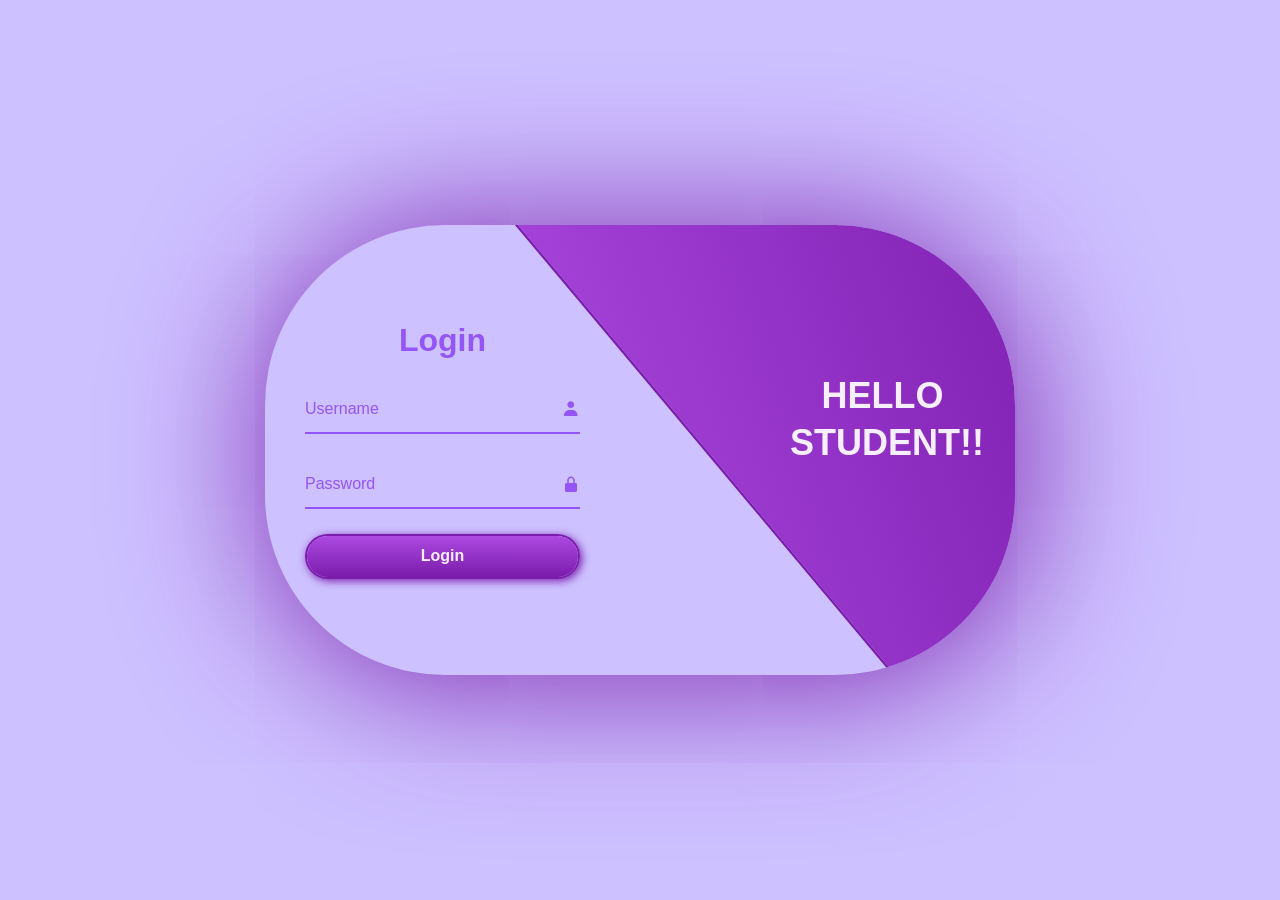
<file: templates/student/student_login.html>
<!DOCTYPE html>
<html lang="en">
<head>
    <meta charset="UTF-8">
    <meta name="viewport" content="width=device-width, initial-scale=1.0">
    <title>OG Student Login</title>
    <link rel="stylesheet" href="/static/css/student/student_design.css">
    <link href='https://unpkg.com/boxicons@2.1.4/css/boxicons.min.css' rel='stylesheet'>
</head>
<body>
    <div class="wrapper">
        <span class="bg-animate"></span>


        <div class="form-box login">
            <h2 class="animation" style="--i:0; --j:21;">Login</h2>
            <form action="/student_login" method="POST">
                <div class="input-box animation" style="--i:1; --j:22;">
                    <input type="text" name="username" required>
                    <label>Username</label>
                    <i class='bx bxs-user'></i>
                </div>
                <div class="input-box animation" style="--i:2; --j:23;">
                    <input type="password" name="password" required>
                    <label>Password</label>
                    <i class='bx bxs-lock-alt'></i>
                </div>
                <button type="submit" class="btn animation" style="--i:3; --j:24;">Login</button>
            </form>
        </div>
        
        <div class="info-text login">
            <h2 class="animation" style="--i:0; --j:20;">Hello student!!</h2>
            <p class="animation" style="--i:1; --j:21;"></p>
        </div>
    </div>


    <script src="/static/js/script.js"> </script>
</body>
</html>
</file>
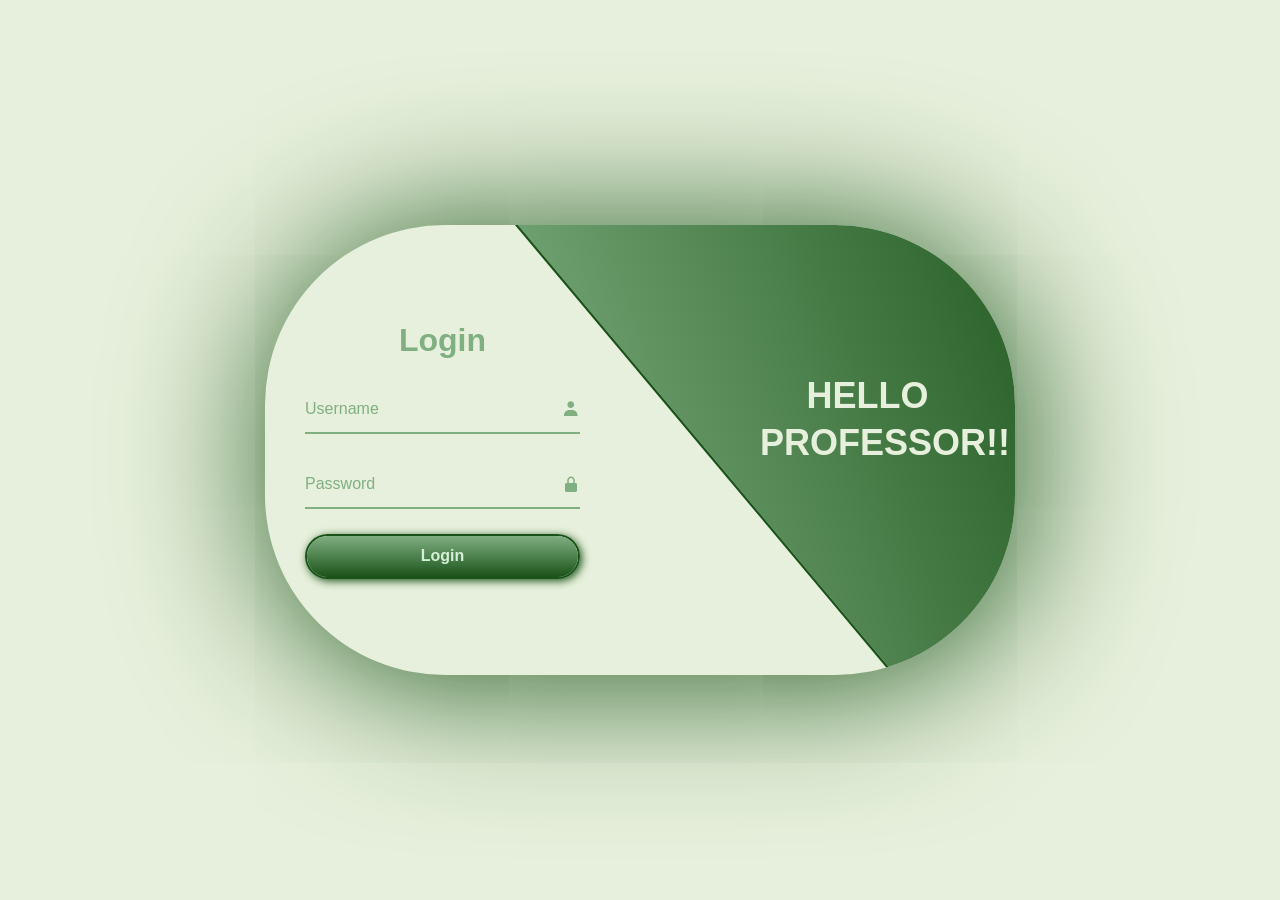
<file: templates/teacher/staff_login.html>
<!DOCTYPE html>
<html lang="en">
<head>
    <meta charset="UTF-8">
    <meta name="viewport" content="width=device-width, initial-scale=1.0">
    <title> OG Staff Login</title>
    <link rel="stylesheet" href="/static/css/teacher/staff_design.css">
    <link href='https://unpkg.com/boxicons@2.1.4/css/boxicons.min.css' rel='stylesheet'>
</head>
<body>
    <div class="wrapper">
        <span class="bg-animate"></span>


        <div class="form-box login">
            <h2 class="animation" style="--i:0; --j:21;">Login</h2>
            <form action="/teacher_login" method="POST">
                <div class="input-box animation" style="--i:1; --j:22;">
                    <input type="text" name="username" required class="texx">
                    <label>Username</label>
                    <i class='bx bxs-user'></i>
                </div>
                <div class="input-box animation" style="--i:2; --j:23;">
                    <input type="password" name="password" required>
                    <label>Password</label>
                    <i class='bx bxs-lock-alt'></i>
                </div>
                <button type="submit" class="btn animation" style="--i:3; --j:24;">Login</button>
            </form>
        </div>

        <div class="info-text login">
            <h2 class="animation" style="--i:0; --j:20;">Hello Professor!!</h2>
            <p class="animation" style="--i:1; --j:21;"></p>
        </div>
    </div>

    <script src="/static/js/script.js"></script>
</body>
</html>
</file>
<file: static/css/student/student_design.css>
/* @import url('https://fonts.googleapis.com/css2?family=Poppins:wght@300;400;500;600;700;800;900&display=swap'); */

*{
    margin: 0;
    padding: 0;
    box-sizing: border-box;
    font-family: 'Poppins', sans-serif;
}

body {
    display: flex;
    justify-content: center;
    align-items: center;
    min-height: 100vh;
    background: #cdc1ff;
    background-position: center;
    background-repeat: no-repeat;
    background-size: cover;
}

.wrapper {
    position: relative;
    width: 750px;
    height: 450px;
    background: transparent;
    box-shadow: 5px 5px 150px  #7a1cac;
    transition: transform 450ms;
    overflow: hidden;
    border-radius: 180PX;
}

.wrapper:hover{
    transform: scale(1.08);
}

.wrapper .form-box {
    position: absolute;
    top: 0;
    width: 50%;
    height: 100%;
    display: flex;
    flex-direction: column;
    justify-content: center;
}

.wrapper .form-box.login {
    left: 0;
    padding: 0 60px 0 40px;
}

.form-box h2 {
    font-size: 32px;
    color: #9455f4;
    text-align: center;
}

.form-box .input-box {
    position: relative;
    width: 100%;
    height: 50px;
    margin: 25px 0;
}

.input-box input {
    width: 100%;
    height: 100%;
    background: transparent;
    border: none;
    outline: none;
    border-bottom: 2px solid #9455f4;
    padding-right: 23px;
    font-size: 16px;
    color: #9455f4;
    font-weight: 500;
    transition: .5s;
}

.input-box input:focus,
.input-box input:valid{
    border-bottom-color: #674188;
}

.input-box label {
    position: absolute;
    top: 50%;
    left: 0;
    transform: translateY(-50%);
    font-size: 16px;
    color: #9455f4;
    pointer-events: none;
    transition: .5s;
}

.input-box input:focus~label,
.input-box input:valid~label{
    top: -5px;
    color: #674188;
}

.input-box i {
    position: absolute;
    top: 50%;
    right: 0;
    transform: translateY(-50%);
    font-size: 18px;
    color: #9455f4;
    transition: .5s;
}

.input-box input:focus~i,
.input-box input:valid~i {
    color: #674188;
}

.btn {
    position: relative;
    width: 100%;
    height: 45px;
    background: transparent;
    border: 2px solid #7a1cac;
    box-shadow: 2px 2px 8px #7a1cac;
    outline: none;
    border-radius: 40px;
    cursor: pointer;
    font-size: 16px;
    color: #f5efff;
    font-weight: 600;
    z-index: 1;
    overflow: hidden;
} 

.btn::before{
    content: '';
    position: absolute;
    top: -100%;
    left: 0;
    width: 100%;
    height: 300%;
    background: linear-gradient(#7a1cac, #ad49e1, #7a1cac, #ad49e1);
    z-index: -1;
    transition: .5s;
}

.btn:hover::before{
    top: 0;
}

.wrapper .info-text{
    position: absolute;
    top: 0;
    width: 50%;
    height: 100%;
    display: flex;
    flex-direction: column;
    justify-content: center;
}

.wrapper .info-text.login{
    right: 0;
    text-align: center;
    padding: 0 40px 60px 150px;
}

.wrapper .info-text.login .animation{
    transform: translateX(0);
    opacity: 1;
    filter: blur(0);
    transition: .7s ease;
    transition-delay: calc(.1s * var(--j));
}

.wrapper.active .info-text.login .animation{
    transform: translateX(120%);
    opacity: 0;
    filter: blur(10px);
    transition-delay: calc(.1s * var(--i));
}

.info-text h2{
    font-size: 36px;
    color: #f5efff;
    line-height: 1.3;
    text-transform: uppercase;
}

.wrapper .bg-animate{
    position: absolute;
    top: -4px;
    right: 0;
    width: 850px;
    height: 600px;
    background: linear-gradient(45deg, #ad49e1, #7a1cac);
    border-bottom: 3px solid #7a1cac;
    transform: rotate(10deg) skewY(40deg);
    /* transform: rotate(0) skewY(0); */
    transform-origin: bottom right;
    transition: 1.5s ease;
    transition-delay: 1.6s;
}
</file>
<file: static/css/teacher/staff_design.css>
/* @import url('https://fonts.googleapis.com/css2?family=Poppins:wght@300;400;500;600;700;800;900&display=swap'); */

*{
    margin: 0;
    padding: 0;
    box-sizing: border-box;
    font-family: 'Poppins', sans-serif;
}

body {
    display: flex;
    justify-content: center;
    align-items: center;
    min-height: 100vh;
    background: #e7f0dc;
    background-position: center;
    background-repeat: no-repeat;
    background-size: cover;
}

.wrapper {
    position: relative;
    width: 750px;
    height: 450px;
    background: transparent;
    box-shadow: 5px 5px 150px  #1a5319;
    overflow: hidden;
    transition: transform 450ms;
    border-radius: 180PX;
}

.wrapper:hover{
    transform: scale(1.08);
}

.wrapper .form-box {
    position: absolute;
    top: 0;
    width: 50%;
    height: 100%;
    display: flex;
    flex-direction: column;
    justify-content: center;
}

.wrapper .form-box.login {
    left: 0;
    padding: 0 60px 0 40px;
}

.form-box h2 {
    font-size: 32px;
    color: #80af81;
    text-align: center;
}

.form-box .input-box {
    position: relative;
    width: 100%;
    height: 50px;
    margin: 25px 0;
}

.input-box input {
    width: 100%;
    height: 100%;
    background: transparent;
    border: none;
    outline: none;
    border-bottom: 2px solid #80af81;
    padding-right: 23px;
    font-size: 16px;
    color: #80af81;
    font-weight: 500;
    transition: .5s;
}

.input-box input:focus,
.input-box input:valid{
    border-bottom-color: #1a5319;
}

.input-box label {
    position: absolute;
    top: 50%;
    left: 0;
    transform: translateY(-50%);
    font-size: 16px;
    color: #80af81;
    pointer-events: none;
    transition: .5s;
}

.input-box input:focus~label,
.input-box input:valid~label{
    top: -5px;
    color: #1a5319;
}

.input-box i {
    position: absolute;
    top: 50%;
    right: 0;
    transform: translateY(-50%);
    font-size: 18px;
    color: #80af81;
    transition: .5s;
}

.input-box input:focus~i,
.input-box input:valid~i {
    color: #1a5319;
}

.btn {
    position: relative;
    width: 100%;
    height: 45px;
    background: transparent;
    border: 2px solid #1a5319;
    box-shadow: 2px 2px 8px #1a5319;
    outline: none;
    border-radius: 40px;
    cursor: pointer;
    font-size: 16px;
    color: #d6efd8;
    font-weight: 600;
    z-index: 1;
    overflow: hidden;
} 

.btn::before{
    content: '';
    position: absolute;
    top: -100%;
    left: 0;
    width: 100%;
    height: 300%;
    background: linear-gradient(#1a5319, #80af81, #1a5319, #80af81);
    z-index: -1;
    transition: .5s;
}

.btn:hover::before{
    top: 0;
}

.wrapper .info-text{
    position: absolute;
    top: 0;
    width: 50%;
    height: 100%;
    display: flex;
    flex-direction: column;
    justify-content: center;
}

.wrapper .info-text.login{
    right: 0;
    text-align: center;
    padding: 0 40px 60px 120px;
}

.wrapper .info-text.login .animation{
    transform: translateX(0);
    opacity: 1;
    filter: blur(0);
    transition: .7s ease;
    transition-delay: calc(.1s * var(--j));
}

.wrapper.active .info-text.login .animation{
    transform: translateX(120%);
    opacity: 0;
    filter: blur(10px);
    transition-delay: calc(.1s * var(--i));
}

.info-text h2{
    font-size: 36px;
    color: #e7f0dc;
    line-height: 1.3;
    text-transform: uppercase;
}

.wrapper .bg-animate{
    position: absolute;
    top: -4px;
    right: 0;
    width: 850px;
    height: 600px;
    background: linear-gradient(45deg, #80af81, #1a5319);
    border-bottom: 3px solid #1a5319;
    transform: rotate(10deg) skewY(40deg);
    /* transform: rotate(0) skewY(0); */
    transform-origin: bottom right;
    transition: 1.5s ease;
    transition-delay: 1.6s;
}
</file>
